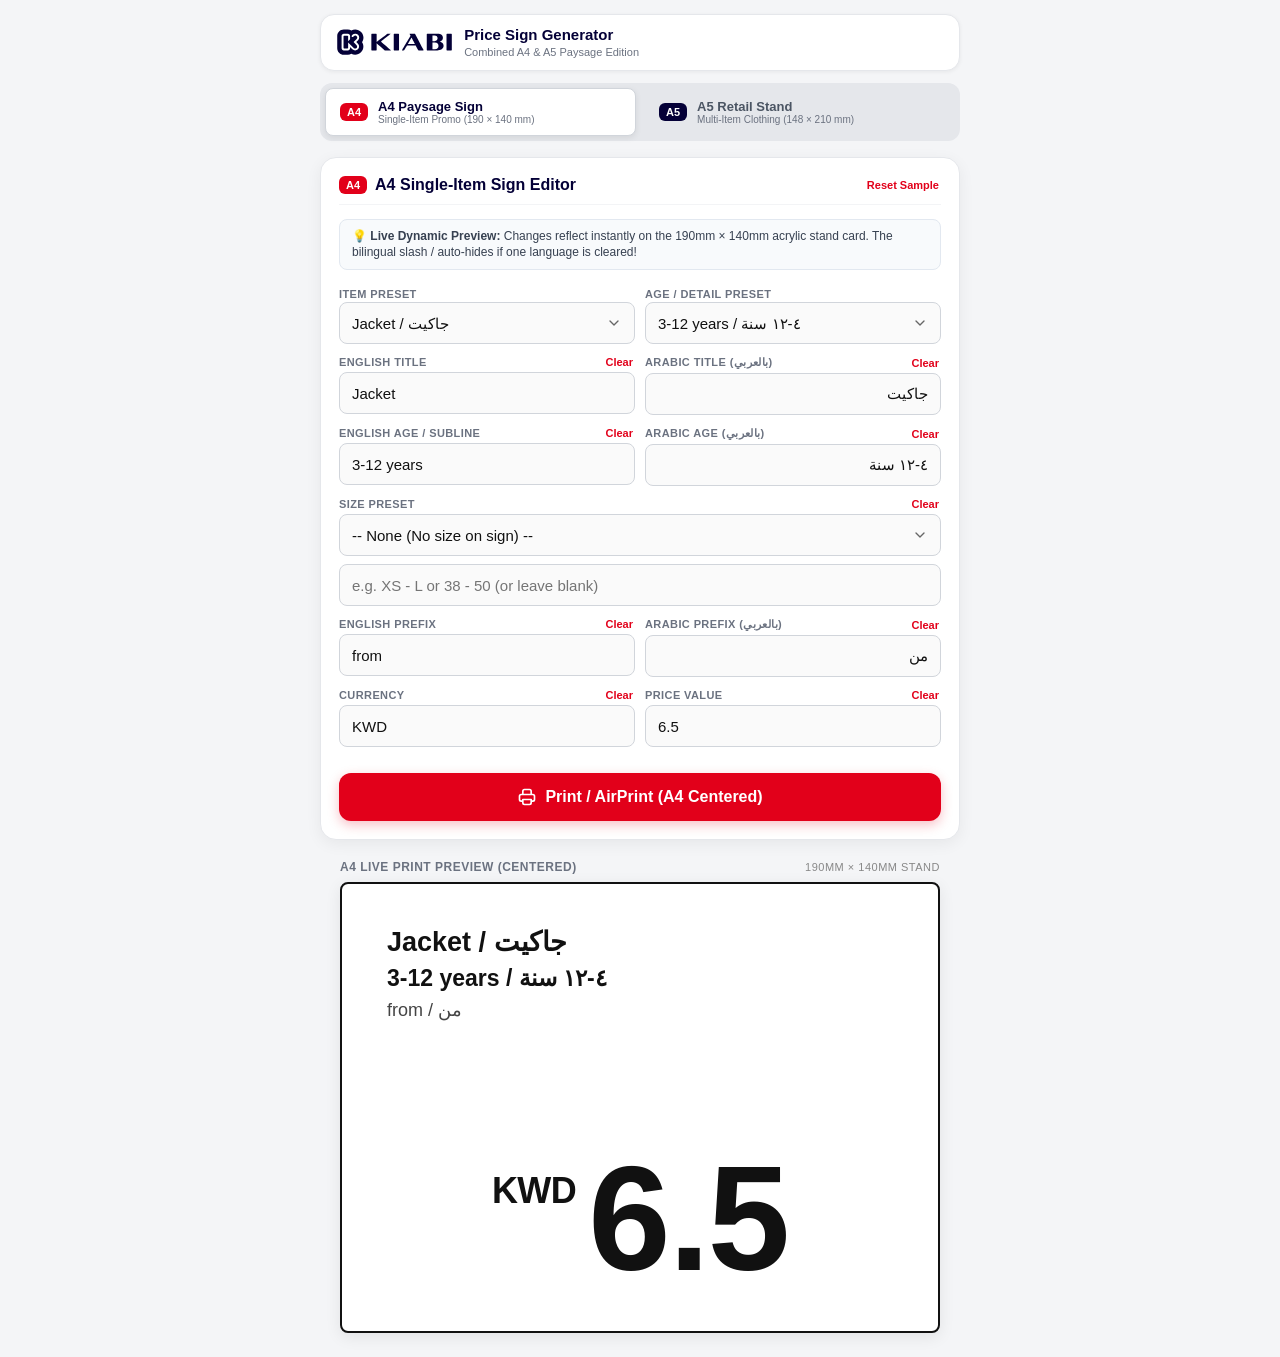
<file: public/kiabi-price-sign.html>
<!DOCTYPE html>
<html lang="en">
<head>
  <meta charset="UTF-8">
  <meta name="viewport" content="width=device-width, initial-scale=1.0, maximum-scale=1.0, user-scalable=no, viewport-fit=cover">
  <meta name="apple-mobile-web-app-capable" content="yes">
  <meta name="apple-mobile-web-app-status-bar-style" content="default">
  <meta name="apple-mobile-web-app-title" content="Kiabi Signs">
  <meta name="theme-color" content="#040037">
  <title>KIABI Price Sign Generator - A4 & A5 Paysage</title>
  <style>
    :root {
      --bg-color: #f4f5f7;
      --card-bg: #ffffff;
      --primary: #111111;
      --navy: #040037;
      --accent: #e2001a;
      --accent-hover: #b80015;
      --muted: #6b7280;
      --border: #d1d5db;
      --shadow: rgba(0, 0, 0, 0.06);
    }

    * {
      box-sizing: border-box;
      margin: 0;
      padding: 0;
      font-family: -apple-system, BlinkMacSystemFont, "SF Pro Text", "SF Pro Display", "Segoe UI", Roboto, Helvetica, Arial, sans-serif;
      -webkit-tap-highlight-color: transparent;
    }

    body {
      background-color: var(--bg-color);
      color: var(--primary);
      padding: calc(14px + env(safe-area-inset-top)) 14px calc(24px + env(safe-area-inset-bottom));
      min-height: 100vh;
    }

    .no-print {
      max-width: 640px;
      margin: 0 auto 20px;
    }

    /* Top Brand Navigation */
    .top-brand-header {
      background: #fff;
      border: 1px solid #e5e7eb;
      border-radius: 14px;
      padding: 12px 16px;
      margin-bottom: 12px;
      display: flex;
      align-items: center;
      justify-content: space-between;
      box-shadow: 0 1px 4px var(--shadow);
    }

    .brand-left {
      display: flex;
      align-items: center;
      gap: 12px;
    }

    .brand-logo svg {
      height: 26px;
      width: auto;
      display: block;
    }

    .brand-title-wrap h1 {
      font-size: 15px;
      font-weight: 800;
      color: var(--navy);
      line-height: 1.1;
    }

    .brand-title-wrap p {
      font-size: 11px;
      color: var(--muted);
      font-weight: 500;
      margin-top: 2px;
    }

    /* Mode Tabs Switcher */
    .mode-tab-bar {
      display: grid;
      grid-template-columns: 1fr 1fr;
      gap: 8px;
      background: #e5e7eb;
      padding: 5px;
      border-radius: 12px;
      margin-bottom: 16px;
    }

    .mode-tab-btn {
      display: flex;
      align-items: center;
      gap: 10px;
      padding: 10px 14px;
      border-radius: 8px;
      border: 1px solid transparent;
      background: transparent;
      font-size: 13px;
      font-weight: 700;
      color: #4b5563;
      cursor: pointer;
      text-align: left;
      transition: all 0.15s ease;
    }

    .mode-tab-btn.active {
      background: #fff;
      color: var(--navy);
      border-color: #d1d5db;
      box-shadow: 0 2px 6px rgba(0,0,0,0.08);
    }

    .badge-tab {
      padding: 3px 7px;
      border-radius: 6px;
      font-size: 11px;
      font-weight: 900;
      color: #fff;
    }

    .badge-a4 { background: #e2001a; }
    .badge-a5 { background: #040037; }

    .card {
      background: var(--card-bg);
      padding: 18px;
      border-radius: 16px;
      box-shadow: 0 4px 16px var(--shadow);
      margin-bottom: 16px;
      border: 1px solid #e5e7eb;
    }

    .card-header {
      display: flex;
      align-items: center;
      justify-content: space-between;
      margin-bottom: 14px;
      padding-bottom: 10px;
      border-bottom: 1px solid #f3f4f6;
    }

    .card-title {
      font-size: 16px;
      font-weight: 800;
      color: var(--navy);
      display: flex;
      align-items: center;
      gap: 8px;
    }

    .helper-hint {
      font-size: 12px;
      color: #374151;
      background: #f8fafc;
      border: 1px solid #e2e8f0;
      padding: 8px 12px;
      border-radius: 8px;
      margin-bottom: 14px;
      line-height: 1.4;
    }

    .form-group {
      margin-bottom: 12px;
    }

    .form-label-row {
      display: flex;
      justify-content: space-between;
      align-items: center;
      margin-bottom: 4px;
    }

    label {
      font-size: 11px;
      font-weight: 700;
      text-transform: uppercase;
      letter-spacing: 0.4px;
      color: var(--muted);
    }

    .clear-link {
      font-size: 11px;
      color: var(--accent);
      background: none;
      border: none;
      cursor: pointer;
      padding: 0 2px;
      font-weight: 600;
    }

    input, select {
      width: 100%;
      min-height: 42px;
      padding: 8px 12px;
      font-size: 15px;
      border: 1px solid var(--border);
      border-radius: 8px;
      background: #fafafa;
      color: var(--primary);
      -webkit-appearance: none;
      appearance: none;
      transition: border-color 0.15s ease, box-shadow 0.15s ease;
    }

    select {
      background-image: url("data:image/svg+xml,%3Csvg xmlns='http://www.w3.org/2000/svg' width='16' height='16' viewBox='0 0 24 24' fill='none' stroke='%23666' stroke-width='2' stroke-linecap='round' stroke-linejoin='round'%3E%3Cpolyline points='6 9 12 15 18 9'%3E%3C/polyline%3E%3C/svg%3E");
      background-repeat: no-repeat;
      background-position: right 12px center;
      padding-right: 36px;
    }

    input:focus, select:focus {
      outline: none;
      border-color: var(--navy);
      box-shadow: 0 0 0 3px rgba(4, 0, 55, 0.12);
      background: #fff;
    }

    .row {
      display: flex;
      gap: 10px;
    }

    .row > div {
      flex: 1;
    }

    .btn-print {
      width: 100%;
      min-height: 48px;
      padding: 14px;
      font-size: 16px;
      font-weight: 700;
      background: var(--accent);
      color: #fff;
      border: none;
      border-radius: 12px;
      cursor: pointer;
      box-shadow: 0 4px 12px rgba(226, 0, 26, 0.25);
      display: flex;
      align-items: center;
      justify-content: center;
      gap: 8px;
      margin-top: 14px;
      transition: transform 0.1s ease, background-color 0.15s ease;
    }

    .btn-print:active {
      transform: scale(0.98);
      background-color: var(--accent-hover);
    }

    .btn-print-navy {
      background: var(--navy);
      box-shadow: 0 4px 12px rgba(4, 0, 55, 0.25);
    }
    .btn-print-navy:active {
      background: #020020;
    }

    /* A4 Screen Preview (190mm x 140mm acrylic stand landscape) */
    .preview-wrapper {
      max-width: 600px;
      margin: 0 auto;
    }

    .preview-title {
      font-size: 12px;
      font-weight: 700;
      text-transform: uppercase;
      letter-spacing: 0.5px;
      margin-bottom: 8px;
      color: var(--muted);
      display: flex;
      align-items: center;
      justify-content: space-between;
    }

    .sign-container {
      width: 100%;
      aspect-ratio: 1.33 / 1;
      background: #ffffff;
      border: 2px solid #111111;
      border-radius: 8px;
      padding: 7% 7.5%;
      display: flex;
      flex-direction: column;
      justify-content: space-between;
      box-sizing: border-box;
      position: relative;
      box-shadow: 0 4px 16px rgba(0, 0, 0, 0.08);
      user-select: none;
    }

    .tag-header {
      display: flex;
      flex-direction: column;
      gap: 4px;
    }

    .tag-line {
      font-size: min(4.4vw, 27px);
      font-weight: 800;
      color: #111;
      line-height: 1.25;
    }

    .tag-subline {
      font-size: min(3.8vw, 23px);
      font-weight: 700;
      color: #111;
      line-height: 1.25;
    }

    .tag-size-line {
      font-size: min(3.3vw, 20px);
      font-weight: 700;
      color: #222;
      line-height: 1.25;
    }

    .tag-prefix {
      font-size: min(3vw, 18px);
      font-weight: 500;
      color: #444;
      margin-top: 2px;
      line-height: 1.25;
    }

    .tag-price-block {
      display: flex;
      align-items: flex-start;
      justify-content: center;
      margin-top: auto;
      gap: 12px;
      padding-bottom: 2%;
    }

    .tag-currency {
      font-size: min(5.5vw, 36px);
      font-weight: 900;
      color: #111;
      margin-top: min(1.5vw, 12px);
      letter-spacing: -0.5px;
    }

    .tag-price {
      font-size: min(24vw, 148px);
      font-weight: 900;
      line-height: 0.82;
      color: #111;
      letter-spacing: -2px;
    }

    /* A5 Screen Preview (148mm x 210mm acrylic stand portrait) */
    .preview-wrapper-a5 {
      margin: 16px auto;
      max-width: 440px;
    }

    .a5-stand-card {
      background: #fff;
      border: 2px solid #111;
      border-radius: 8px;
      padding: 24px 20px 16px;
      aspect-ratio: 1 / 1.42;
      display: flex;
      flex-direction: column;
      justify-content: space-between;
      box-shadow: 0 4px 14px rgba(0,0,0,0.08);
      user-select: none;
    }

    .a5-item-row {
      display: flex;
      justify-content: space-between;
      align-items: baseline;
      border-bottom: 1px solid #f3f4f6;
      padding-bottom: 10px;
      margin-bottom: 10px;
    }

    .a5-name {
      font-size: 18px;
      font-weight: 800;
      color: #111;
      display: flex;
      gap: 6px;
      align-items: baseline;
    }

    .a5-name .slash { color: #9ca3af; font-weight: 600; }

    .a5-pr {
      font-size: 24px;
      font-weight: 900;
      color: #111;
      display: flex;
      align-items: flex-start;
      gap: 3px;
    }

    .a5-curr {
      font-size: 11px;
      font-weight: 900;
      color: #374151;
      margin-top: 3px;
    }

    .kiabi-logo-bottom {
      display: flex;
      justify-content: center;
      align-items: center;
      margin-top: 16px;
    }

    .kiabi-logo-bottom svg {
      height: 32px;
      width: auto;
      display: block;
    }

    .a5-row-card {
      border: 1px solid #e5e7eb;
      border-radius: 8px;
      padding: 10px;
      margin-bottom: 10px;
      background: #fafafa;
    }

    .btn-add-item {
      width: 100%;
      height: 42px;
      border: 2px dashed #cbd5e1;
      background: #f8fafc;
      font-size: 13px;
      font-weight: 700;
      color: #334155;
      border-radius: 8px;
      cursor: pointer;
      margin-bottom: 12px;
      transition: all 0.15s ease;
    }
    .btn-add-item:hover {
      border-color: #94a3b8;
      background: #f1f5f9;
    }

    /* Print Layouts */
    @media print {
      @page {
        margin: 0;
      }

      html, body {
        width: 100% !important;
        height: 100% !important;
        margin: 0 !important;
        padding: 0 !important;
        background: #ffffff !important;
        display: flex !important;
        justify-content: center !important;
        align-items: center !important;
        -webkit-print-color-adjust: exact !important;
        print-color-adjust: exact !important;
      }

      .no-print {
        display: none !important;
      }

      /* When printing A4 mode: Hide A5 completely */
      body.mode-a4 .preview-wrapper-a5 {
        display: none !important;
      }
      body.mode-a4 .preview-wrapper {
        width: 100% !important;
        height: 100vh !important;
        display: flex !important;
        justify-content: center !important;
        align-items: center !important;
        margin: 0 !important;
      }
      body.mode-a4 .sign-container {
        width: 190mm !important;
        height: 140mm !important;
        border: 2.5px solid #000000 !important;
        border-radius: 0 !important;
        padding: 24mm 20mm 16mm 20mm !important;
        box-shadow: none !important;
        margin: auto !important;
        box-sizing: border-box !important;
        page-break-inside: avoid !important;
      }
      body.mode-a4 .tag-line { font-size: 34pt !important; }
      body.mode-a4 .tag-subline { font-size: 28pt !important; }
      body.mode-a4 .tag-size-line { font-size: 24pt !important; }
      body.mode-a4 .tag-prefix { font-size: 22pt !important; }
      body.mode-a4 .tag-currency { font-size: 42pt !important; margin-top: 14pt !important; }
      body.mode-a4 .tag-price { font-size: 165pt !important; }

      /* When printing A5 mode: Hide A4 completely */
      body.mode-a5 .preview-wrapper {
        display: none !important;
      }
      body.mode-a5 .preview-wrapper-a5 {
        width: 100% !important;
        height: 100vh !important;
        display: flex !important;
        justify-content: center !important;
        align-items: center !important;
        margin: 0 !important;
      }
      body.mode-a5 .a5-stand-card {
        width: 136mm !important;
        height: 196mm !important;
        border: 2px solid #000000 !important;
        border-radius: 0 !important;
        padding: 18mm 14mm 12mm 14mm !important;
        box-shadow: none !important;
        margin: auto !important;
        box-sizing: border-box !important;
        page-break-inside: avoid !important;
        display: flex !important;
        flex-direction: column !important;
        justify-content: space-between !important;
        background: #fff !important;
      }
      body.mode-a5 .a5-item-row {
        border-bottom: 1px solid #e5e7eb !important;
        padding-bottom: 8pt !important;
        margin-bottom: 8pt !important;
      }
      body.mode-a5 .a5-name { font-size: 20pt !important; font-weight: 800 !important; }
      body.mode-a5 .a5-pr { font-size: 26pt !important; font-weight: 900 !important; }
      body.mode-a5 .a5-curr { font-size: 12pt !important; }
      body.mode-a5 .kiabi-logo-bottom svg { height: 36px !important; }
    }
  </style>
</head>
<body class="mode-a4">
  <div class="no-print">
    <!-- Top Brand Header -->
    <div class="top-brand-header">
      <div class="brand-left">
        <div class="brand-logo">
          <svg viewBox="0 0 106.29 24" xmlns="http://www.w3.org/2000/svg" role="img" aria-label="KIABI">
            <g>
              <path fill="#040037" d="M72.24,4.87c-.3-.56-.63-.49-.93-.49h-3.94c-.33,0-.47-.03-.27.37.12.25.72,1.34.72,1.34.13.27.07.28-.04.47-.09.14-6.81,11.42-7.39,12.36-.47.74-.62.89.13.89h.92c.43,0,.49,0,.98-.81.26-.44,2.24-3.67,2.24-3.67h7.79c.22,0,.35.18.39.26.48.91,1.21,2.3,1.73,3.27.31.59.54.93.96.93h3.9c.74,0,.71,0,.14-1.04-.74-1.34-6.29-11.96-7.32-13.9M65.4,13.8l3.15-5.4c.29-.53.25-.42.47,0,.11.21,2.87,5.4,2.87,5.4h-6.49Z"/>
              <path fill="#040037" d="M49.33,4.38h-2.77c-2.14,1.66-2.21,1.69-9.96,7.59v-7.17c0-.24-.19-.43-.43-.43h-4.02c-.24,0-.43.19-.43.43v14.58c0,.23.19.43.43.43h4.02c.24,0,.43-.19.43-.43v-6.29c1.18,1.17,7.57,6.72,7.57,6.72h5.26c.4,0,.4-.21.06-.5-4.73-4.01-7.29-6.23-8.29-7.12-.45-.4-.68-.51-.34-.79.48-.39,8.3-6.51,8.51-6.73.21-.21-.04-.3-.04-.3"/>
              <path fill="#040037" d="M56.81,4.37h-3.98c-.25,0-.45.19-.45.43v14.58c0,.23.2.43.45.43h3.98c.25,0,.45-.19.45-.43V4.8c0-.24-.2-.43-.45-.43"/>
              <path fill="#040037" d="M105.53,4.37h-3.98c-.25,0-.45.19-.45.43v14.58c0,.23.2.43.45.43h3.98c.25,0,.45-.19.45-.43V4.8c0-.24-.2-.43-.45-.43"/>
              <path fill="#040037" d="M94.3,11.6c.68-.3,3.47-.54,3.47-3.63,0-3.55-3.88-3.53-4.77-3.61h-9.71c-.24,0-.43.21-.43.44v14.59c0,.24.19.41.43.41h8.7c1.41,0,6.29-.5,6.42-4.13.11-3.3-3.42-3.81-4.11-4.07M88.12,10.96v-4.94h1.94c1.94,0,2.79,1.24,2.79,2.61s-1.02,2.61-2.79,2.6h0s-.26,0-.26,0h-1.68v-.28ZM90.37,18.62h0s-.31.01-.31.01h-1.94v-6.06h2.25c2.32,0,3.34,1.44,3.34,3.03s-1.22,3.03-3.34,3.02"/>
            </g>
            <g>
              <path fill="#040037" d="M24.42,7.93c0-4.18-3.39-7.57-7.57-7.57-1.3,0-2.53.33-3.6.91-.92-.58-2.02-.91-3.19-.91h-3.82C2.91.36.21,3.06.21,6.39v11.4c0,3.33,2.7,6.03,6.03,6.03h3.82c1.15,0,2.22-.32,3.14-.88,1.06.56,2.27.88,3.55.88,4.2,0,7.6-3.4,7.6-7.6,0-1.51-.44-2.91-1.2-4.1.8-1.2,1.27-2.64,1.27-4.19Z"/>
              <path fill="#ffffff" d="M16.85,4.31c.06,0,.12,0,.18,0,.91.04,1.77.43,2.41,1.08,1.42,1.43,1.41,3.66-.01,5.08l-1.62,1.63h0l1.53,1.53c1.43,1.43,1.43,3.75,0,5.17-.71.71-1.65,1.07-2.58,1.07s-1.87-.36-2.58-1.07l-2.1-2.1v1.08c0,1.11-.9,2.01-2.01,2.01h-3.82c-1.11,0-2.01-.9-2.01-2.01V6.39c0-1.11.9-2.01,2.01-2.01h3.82c1.11,0,2.01.9,2.01,2.01v3.04l-1.8,1.8v-4.45c0-.33-.27-.6-.6-.6h-3.04c-.33,0-.6.27-.6.6v10.61c0,.33.27.6.6.6h3.04c.33,0,.6-.27.6-.6v-5.04l5.17,5.18c.36.36.84.54,1.31.54s.95-.18,1.31-.54c.72-.72.72-1.9,0-2.62l-2.8-2.81,2.9-2.9c.73-.73.73-1.82,0-2.55-.35-.35-.82-.54-1.31-.54-.01,0-.02,0-.03,0-.49,0-.96.22-1.3.57l-.55.55c-.18.18-.41.26-.64.26s-.46-.09-.64-.26c-.35-.35-.35-.92,0-1.27l.58-.58c.69-.69,1.61-1.07,2.58-1.07"/>
            </g>
          </svg>
        </div>
        <div class="brand-title-wrap">
          <h1>Price Sign Generator</h1>
          <p>Combined A4 & A5 Paysage Edition</p>
        </div>
      </div>
    </div>

    <!-- Mode Tabs Switcher -->
    <div class="mode-tab-bar">
      <button type="button" id="tabBtnA4" class="mode-tab-btn active" onclick="switchMode('a4')">
        <span class="badge-tab badge-a4">A4</span>
        <div>
          <div>A4 Paysage Sign</div>
          <div style="font-size:10px; font-weight:normal; color:#6b7280;">Single-Item Promo (190 × 140 mm)</div>
        </div>
      </button>
      <button type="button" id="tabBtnA5" class="mode-tab-btn" onclick="switchMode('a5')">
        <span class="badge-tab badge-a5">A5</span>
        <div>
          <div>A5 Retail Stand</div>
          <div style="font-size:10px; font-weight:normal; color:#6b7280;">Multi-Item Clothing (148 × 210 mm)</div>
        </div>
      </button>
    </div>

    <!-- A4 Section Editor -->
    <div id="sectionA4">
      <div class="card">
        <div class="card-header">
          <div class="card-title">
            <span class="badge-tab badge-a4">A4</span>
            <span>A4 Single-Item Sign Editor</span>
          </div>
          <button type="button" class="clear-link" onclick="resetA4Sample()">Reset Sample</button>
        </div>

        <div class="helper-hint">
          💡 <strong>Live Dynamic Preview:</strong> Changes reflect instantly on the 190mm × 140mm acrylic stand card. The bilingual slash <code>/</code> auto-hides if one language is cleared!
        </div>

        <!-- Presets -->
        <div class="row">
          <div class="form-group">
            <label for="presetSelect">Item Preset</label>
            <select id="presetSelect" onchange="applyPreset(this.value)">
              <option value="Jacket / جاكيت">Jacket / جاكيت</option>
              <option value="T-Shirt / تي شيرت">T-Shirt / تي شيرت</option>
              <option value="Dress / فستان">Dress / فستان</option>
              <option value="Jeans / جينز">Jeans / جينز</option>
              <option value="Trousers / بنطلون">Trousers / بنطلون</option>
              <option value="Pants / بنطلون">Pants / بنطلون</option>
              <option value="Sweatshirt / سويت شيرت">Sweatshirt / سويت شيرت</option>
              <option value="Sweater / كنزة">Sweater / كنزة</option>
              <option value="Shirt / قميص">Shirt / قميص</option>
              <option value="Shorts / شورت">Shorts / شورت</option>
              <option value="Pyjamas / ملابس نوم">Pyjamas / ملابس نوم</option>
              <option value="Leggings / ليجنز">Leggings / ليجنز</option>
              <option value="Bodysuit / بودي ثوب">Bodysuit / بودي ثوب</option>
              <option value="Shoes / أحذية">Shoes / أحذية</option>
            </select>
          </div>

          <div class="form-group">
            <label for="ageSelect">Age / Detail Preset</label>
            <select id="ageSelect" onchange="applyAge(this.value)">
              <option value="00-03 months|٠٠-٠٣ شهر">00-03 months / ٠٠-٠٣ شهر</option>
              <option value="0-3 months|٠-٣ أشهر">0-3 months / ٠-٣ أشهر</option>
              <option value="03-36 months|٠٣-٣٦ شهر">03-36 months / ٠٣-٣٦ شهر</option>
              <option value="3-12 years|٤-١٢ سنة" selected>3-12 years / ٤-١٢ سنة</option>
              <option value="custom">Custom Text...</option>
            </select>
          </div>
        </div>

        <!-- Titles -->
        <div class="row">
          <div class="form-group">
            <div class="form-label-row">
              <label for="engTitle">English Title</label>
              <button type="button" class="clear-link" onclick="clearField('engTitle')">Clear</button>
            </div>
            <input type="text" id="engTitle" value="Jacket" placeholder="e.g. Jacket">
          </div>
          <div class="form-group">
            <div class="form-label-row">
              <label for="araTitle">Arabic Title (بالعربي)</label>
              <button type="button" class="clear-link" onclick="clearField('araTitle')">Clear</button>
            </div>
            <input type="text" id="araTitle" value="جاكيت" placeholder="مثال: جاكيت" dir="rtl">
          </div>
        </div>

        <!-- Age Sublines -->
        <div class="row">
          <div class="form-group">
            <div class="form-label-row">
              <label for="engDetail">English Age / Subline</label>
              <button type="button" class="clear-link" onclick="clearField('engDetail')">Clear</button>
            </div>
            <input type="text" id="engDetail" value="3-12 years" placeholder="e.g. 3-12 years">
          </div>
          <div class="form-group">
            <div class="form-label-row">
              <label for="araDetail">Arabic Age (بالعربي)</label>
              <button type="button" class="clear-link" onclick="clearField('araDetail')">Clear</button>
            </div>
            <input type="text" id="araDetail" value="٤-١٢ سنة" placeholder="مثال: ٤-١٢ سنة" dir="rtl">
          </div>
        </div>

        <!-- Size -->
        <div class="form-group">
          <div class="form-label-row">
            <label for="sizePresetSelect">Size Preset</label>
            <button type="button" class="clear-link" onclick="clearSize()">Clear</button>
          </div>
          <select id="sizePresetSelect" onchange="applySizePreset(this.value)">
            <option value="">-- None (No size on sign) --</option>
            <optgroup label="Tops, Shirts & T-Shirts">
              <option value="XS - L">XS - L (Tops / Shirts)</option>
              <option value="XS - XXL">XS - XXL (Tops / Shirts)</option>
              <option value="34 - 42">34 - 42 (Tops / Shirts)</option>
              <option value="S - XL">S - XL</option>
            </optgroup>
            <optgroup label="Pants & Trousers">
              <option value="38 - 50">38 - 50 (Pants / Trousers)</option>
              <option value="32 - 42">32 - 42 (Pants / Trousers)</option>
              <option value="30 - 40">30 - 40 (Pants)</option>
              <option value="28 - 38">28 - 38 (Pants)</option>
            </optgroup>
            <optgroup label="Kids & Baby Sizes">
              <option value="68 - 98 cm">68 - 98 cm</option>
              <option value="104 - 152 cm">104 - 152 cm</option>
            </optgroup>
            <optgroup label="Custom">
              <option value="__custom__">Custom Size (Type below)...</option>
            </optgroup>
          </select>

          <div style="margin-top: 8px;">
            <input type="text" id="sizeVal" value="" placeholder="e.g. XS - L or 38 - 50 (or leave blank)">
          </div>
        </div>

        <!-- Prefix -->
        <div class="row">
          <div class="form-group">
            <div class="form-label-row">
              <label for="engPrefix">English Prefix</label>
              <button type="button" class="clear-link" onclick="clearField('engPrefix')">Clear</button>
            </div>
            <input type="text" id="engPrefix" value="from" placeholder="e.g. from">
          </div>
          <div class="form-group">
            <div class="form-label-row">
              <label for="araPrefix">Arabic Prefix (بالعربي)</label>
              <button type="button" class="clear-link" onclick="clearField('araPrefix')">Clear</button>
            </div>
            <input type="text" id="araPrefix" value="من" placeholder="مثال: من" dir="rtl">
          </div>
        </div>

        <!-- Currency & Price -->
        <div class="row">
          <div class="form-group">
            <div class="form-label-row">
              <label for="currencyInput">Currency</label>
              <button type="button" class="clear-link" onclick="clearField('currencyInput')">Clear</button>
            </div>
            <input type="text" id="currencyInput" value="KWD" placeholder="e.g. KWD, SAR, AED">
          </div>

          <div class="form-group">
            <div class="form-label-row">
              <label for="priceValue">Price Value</label>
              <button type="button" class="clear-link" onclick="clearField('priceValue')">Clear</button>
            </div>
            <input type="text" id="priceValue" value="6.5" placeholder="e.g. 6.5" inputmode="decimal">
          </div>
        </div>

        <button class="btn-print" type="button" onclick="triggerPrint('a4')">
          <svg width="20" height="20" fill="none" stroke="currentColor" stroke-width="2" viewBox="0 0 24 24">
            <path stroke-linecap="round" stroke-linejoin="round" d="M17 17h2a2 2 0 002-2v-4a2 2 0 00-2-2H5a2 2 0 00-2 2v4a2 2 0 002 2h2m2 4h6a2 2 0 002-2v-4H7v4a2 2 0 002 2zm8-12V5a2 2 0 00-2-2H9a2 2 0 00-2 2v4h10z" />
          </svg>
          Print / AirPrint (A4 Centered)
        </button>
      </div>
    </div>

    <!-- A5 Section Editor -->
    <div id="sectionA5" style="display:none;">
      <div class="card">
        <div class="card-header">
          <div class="card-title">
            <span class="badge-tab badge-a5">A5</span>
            <span>A5 Retail Price Stand Editor</span>
          </div>
          <button type="button" class="clear-link" onclick="resetA5ToPhoto()">Reset Sample</button>
        </div>

        <div class="helper-hint">
          💡 <strong>Multi-Item Retail Clothing Stand:</strong> Select items from the Kiabi clothing catalog — Arabic name auto-fills! Includes official Kiabi logo.
        </div>

        <div class="row">
          <div class="form-group">
            <label for="a5CurrencyInput">Store Currency</label>
            <input type="text" id="a5CurrencyInput" value="KWD" placeholder="e.g. KWD, SAR, AED" oninput="renderA5()">
          </div>
          <div class="form-group" style="display:flex; align-items:flex-end; padding-bottom:8px;">
            <label style="display:flex; align-items:center; gap:8px; cursor:pointer; font-size:12px; text-transform:none; font-weight:600;">
              <input type="checkbox" id="a5ShowLogo" checked onchange="toggleA5Logo(this.checked)" style="width:18px; min-height:18px;">
              <span>Show Official Kiabi Logo</span>
            </label>
          </div>
        </div>

        <div id="a5ItemsList"></div>

        <button type="button" class="btn-add-item" onclick="addA5Item()">+ Add Another Clothing Item Row</button>

        <button class="btn-print btn-print-navy" type="button" onclick="triggerPrint('a5')">
          <svg width="20" height="20" fill="none" stroke="currentColor" stroke-width="2" viewBox="0 0 24 24">
            <path stroke-linecap="round" stroke-linejoin="round" d="M17 17h2a2 2 0 002-2v-4a2 2 0 00-2-2H5a2 2 0 00-2 2v4a2 2 0 002 2h2m2 4h6a2 2 0 002-2v-4H7v4a2 2 0 002 2zm8-12V5a2 2 0 00-2-2H9a2 2 0 00-2 2v4h10z" />
          </svg>
          Print / AirPrint A5 Stand
        </button>
      </div>
    </div>
  </div>

  <!-- Live In-Store Sign Preview (A4) -->
  <div class="preview-wrapper" id="previewA4Wrap">
    <div class="preview-title no-print">
      <span>A4 Live Print Preview (Centered)</span>
      <span style="font-size: 11px; font-weight: 500; color: #888;">190mm × 140mm Stand</span>
    </div>

    <div class="sign-container" id="signContainer">
      <div class="tag-header">
        <!-- Line 1: Title -->
        <div class="tag-line" id="line1">
          <span id="outEngTitle">Jacket</span><span id="slash1"> / </span><span id="outAraTitle">جاكيت</span>
        </div>

        <!-- Line 2: Age / Subtitle -->
        <div class="tag-subline" id="line2">
          <span id="outEngDetail">3-12 years</span><span id="slash2"> / </span><span id="outAraDetail">٤-١٢ سنة</span>
        </div>

        <!-- Line Size -->
        <div class="tag-size-line" id="lineSize" style="display:none;">
          <span>Size / المقاس: </span><span id="outSizeVal"></span>
        </div>

        <!-- Line 3: Prefix -->
        <div class="tag-prefix" id="line3">
          <span id="outEngPrefix">from</span><span id="slash3"> / </span><span id="outAraPrefix">من</span>
        </div>
      </div>

      <!-- Price Block -->
      <div class="tag-price-block" id="linePrice">
        <span class="tag-currency" id="outCurrency">KWD</span>
        <span class="tag-price" id="outPrice">6.5</span>
      </div>
    </div>
  </div>

  <!-- Live A5 Stand Preview -->
  <div class="preview-wrapper-a5" id="previewA5Wrap" style="display:none;">
    <div class="preview-title no-print">
      <span>A5 Stand Preview</span>
      <span style="font-size: 11px; font-weight: 500; color: #888;">148 × 210 mm Stand</span>
    </div>
    <div class="a5-stand-card" id="a5StandCard">
      <div id="a5CardRows"></div>
      <div class="kiabi-logo-bottom" id="a5LogoBox">
        <svg viewBox="0 0 106.29 24" xmlns="http://www.w3.org/2000/svg" role="img" aria-label="KIABI">
          <g>
            <path fill="#040037" d="M72.24,4.87c-.3-.56-.63-.49-.93-.49h-3.94c-.33,0-.47-.03-.27.37.12.25.72,1.34.72,1.34.13.27.07.28-.04.47-.09.14-6.81,11.42-7.39,12.36-.47.74-.62.89.13.89h.92c.43,0,.49,0,.98-.81.26-.44,2.24-3.67,2.24-3.67h7.79c.22,0,.35.18.39.26.48.91,1.21,2.3,1.73,3.27.31.59.54.93.96.93h3.9c.74,0,.71,0,.14-1.04-.74-1.34-6.29-11.96-7.32-13.9M65.4,13.8l3.15-5.4c.29-.53.25-.42.47,0,.11.21,2.87,5.4,2.87,5.4h-6.49Z"/>
            <path fill="#040037" d="M49.33,4.38h-2.77c-2.14,1.66-2.21,1.69-9.96,7.59v-7.17c0-.24-.19-.43-.43-.43h-4.02c-.24,0-.43.19-.43.43v14.58c0,.23.19.43.43.43h4.02c.24,0,.43-.19.43-.43v-6.29c1.18,1.17,7.57,6.72,7.57,6.72h5.26c.4,0,.4-.21.06-.5-4.73-4.01-7.29-6.23-8.29-7.12-.45-.4-.68-.51-.34-.79.48-.39,8.3-6.51,8.51-6.73.21-.21-.04-.3-.04-.3"/>
            <path fill="#040037" d="M56.81,4.37h-3.98c-.25,0-.45.19-.45.43v14.58c0,.23.2.43.45.43h3.98c.25,0,.45-.19.45-.43V4.8c0-.24-.2-.43-.45-.43"/>
            <path fill="#040037" d="M105.53,4.37h-3.98c-.25,0-.45.19-.45.43v14.58c0,.23.2.43.45.43h3.98c.25,0,.45-.19.45-.43V4.8c0-.24-.2-.43-.45-.43"/>
            <path fill="#040037" d="M94.3,11.6c.68-.3,3.47-.54,3.47-3.63,0-3.55-3.88-3.53-4.77-3.61h-9.71c-.24,0-.43.21-.43.44v14.59c0,.24.19.41.43.41h8.7c1.41,0,6.29-.5,6.42-4.13.11-3.3-3.42-3.81-4.11-4.07M88.12,10.96v-4.94h1.94c1.94,0,2.79,1.24,2.79,2.61s-1.02,2.61-2.79,2.6h0s-.26,0-.26,0h-1.68v-.28ZM90.37,18.62h0s-.31.01-.31.01h-1.94v-6.06h2.25c2.32,0,3.34,1.44,3.34,3.03s-1.22,3.03-3.34,3.02"/>
          </g>
          <g>
            <path fill="#040037" d="M24.42,7.93c0-4.18-3.39-7.57-7.57-7.57-1.3,0-2.53.33-3.6.91-.92-.58-2.02-.91-3.19-.91h-3.82C2.91.36.21,3.06.21,6.39v11.4c0,3.33,2.7,6.03,6.03,6.03h3.82c1.15,0,2.22-.32,3.14-.88,1.06.56,2.27.88,3.55.88,4.2,0,7.6-3.4,7.6-7.6,0-1.51-.44-2.91-1.2-4.1.8-1.2,1.27-2.64,1.27-4.19Z"/>
            <path fill="#ffffff" d="M16.85,4.31c.06,0,.12,0,.18,0,.91.04,1.77.43,2.41,1.08,1.42,1.43,1.41,3.66-.01,5.08l-1.62,1.63h0l1.53,1.53c1.43,1.43,1.43,3.75,0,5.17-.71.71-1.65,1.07-2.58,1.07s-1.87-.36-2.58-1.07l-2.1-2.1v1.08c0,1.11-.9,2.01-2.01,2.01h-3.82c-1.11,0-2.01-.9-2.01-2.01V6.39c0-1.11.9-2.01,2.01-2.01h3.82c1.11,0,2.01.9,2.01,2.01v3.04l-1.8,1.8v-4.45c0-.33-.27-.6-.6-.6h-3.04c-.33,0-.6.27-.6.6v10.61c0,.33.27.6.6.6h3.04c.33,0,.6-.27.6-.6v-5.04l5.17,5.18c.36.36.84.54,1.31.54s.95-.18,1.31-.54c.72-.72.72-1.9,0-2.62l-2.8-2.81,2.9-2.9c.73-.73.73-1.82,0-2.55-.35-.35-.82-.54-1.31-.54-.01,0-.02,0-.03,0-.49,0-.96.22-1.3.57l-.55.55c-.18.18-.41.26-.64.26s-.46-.09-.64-.26c-.35-.35-.35-.92,0-1.27l.58-.58c.69-.69,1.61-1.07,2.58-1.07"/>
          </g>
        </svg>
      </div>
    </div>
  </div>

  <script>
    const el = id => document.getElementById(id);

    // Mode Switcher
    let currentMode = 'a4';
    function switchMode(mode) {
      currentMode = mode;
      document.body.classList.remove('mode-a4', 'mode-a5');
      document.body.classList.add(mode === 'a4' ? 'mode-a4' : 'mode-a5');

      el('tabBtnA4').classList.toggle('active', mode === 'a4');
      el('tabBtnA5').classList.toggle('active', mode === 'a5');

      el('sectionA4').style.display = mode === 'a4' ? 'block' : 'none';
      el('sectionA5').style.display = mode === 'a5' ? 'block' : 'none';

      el('previewA4Wrap').style.display = mode === 'a4' ? 'block' : 'none';
      el('previewA5Wrap').style.display = mode === 'a5' ? 'block' : 'none';
    }

    function triggerPrint(mode) {
      if (currentMode !== mode) {
        switchMode(mode);
      }
      setTimeout(() => {
        window.print();
      }, 50);
    }

    // --- A4 Logics ---
    function clearField(id) {
      const field = el(id);
      if (field) {
        field.value = '';
        updateA4Sign();
      }
    }

    function clearSize() {
      const sel = el('sizePresetSelect');
      const inp = el('sizeVal');
      if (sel) sel.value = '';
      if (inp) inp.value = '';
      updateA4Sign();
    }

    function resetA4Sample() {
      el('engTitle').value = 'Jacket';
      el('araTitle').value = 'جاكيت';
      el('engDetail').value = '3-12 years';
      el('araDetail').value = '٤-١٢ سنة';
      el('engPrefix').value = 'from';
      el('araPrefix').value = 'من';
      el('sizeVal').value = '';
      el('currencyInput').value = 'KWD';
      el('priceValue').value = '6.5';
      updateA4Sign();
    }

    function applyPreset(val) {
      if (!val) return;
      const parts = val.split('/').map(s => s.trim());
      el('engTitle').value = parts[0] || '';
      el('araTitle').value = parts[1] || '';
      updateA4Sign();
    }

    function applyAge(val) {
      if (val === 'custom') return;
      const parts = val.split('|');
      el('engDetail').value = parts[0] || '';
      el('araDetail').value = parts[1] || '';
      updateA4Sign();
    }

    function applySizePreset(val) {
      if (val === '__custom__') {
        el('sizeVal').focus();
        return;
      }
      el('sizeVal').value = val;
      updateA4Sign();
    }

    function updateA4Sign() {
      const enTitle = (el('engTitle').value || '').trim();
      const arTitle = (el('araTitle').value || '').trim();
      const enDetail = (el('engDetail').value || '').trim();
      const arDetail = (el('araDetail').value || '').trim();
      const enPref = (el('engPrefix').value || '').trim();
      const arPref = (el('araPrefix').value || '').trim();
      const sizeVal = (el('sizeVal').value || '').trim();
      const curr = (el('currencyInput').value || '').trim();
      const price = (el('priceValue').value || '').trim();

      // Line 1: Title
      if (!enTitle && !arTitle) {
        el('line1').style.display = 'none';
      } else {
        el('line1').style.display = 'block';
        el('outEngTitle').textContent = enTitle;
        el('outAraTitle').textContent = arTitle;
        el('slash1').style.display = (enTitle && arTitle) ? 'inline' : 'none';
      }

      // Line 2: Detail
      if (!enDetail && !arDetail) {
        el('line2').style.display = 'none';
      } else {
        el('line2').style.display = 'block';
        el('outEngDetail').textContent = enDetail;
        el('outAraDetail').textContent = arDetail;
        el('slash2').style.display = (enDetail && arDetail) ? 'inline' : 'none';
      }

      // Line Size
      if (!sizeVal) {
        el('lineSize').style.display = 'none';
      } else {
        el('lineSize').style.display = 'block';
        el('outSizeVal').textContent = sizeVal;
      }

      // Line 3: Prefix
      if (!enPref && !arPref) {
        el('line3').style.display = 'none';
      } else {
        el('line3').style.display = 'block';
        el('outEngPrefix').textContent = enPref;
        el('outAraPrefix').textContent = arPref;
        el('slash3').style.display = (enPref && arPref) ? 'inline' : 'none';
      }

      // Price
      el('outCurrency').textContent = curr;
      el('outCurrency').style.display = curr ? 'inline' : 'none';
      el('outPrice').textContent = price;
      el('outPrice').style.display = price ? 'inline' : 'none';
      el('linePrice').style.display = (!curr && !price) ? 'none' : 'flex';
    }

    // --- A5 Logics ---
    const A5_CATALOG = [
      { en: 'Sweater', ar: 'كنزة', cat: 'Tops & Knitwear' },
      { en: 'Trouser', ar: 'بنطلون', cat: 'Pants & Bottoms' },
      { en: 'T-Shirt', ar: 'تي شيرت', cat: 'Tops & Knitwear' },
      { en: 'Shoes', ar: 'أحذية', cat: 'Footwear' },
      { en: 'Shirt', ar: 'قميص', cat: 'Tops & Knitwear' },
      { en: 'Jeans', ar: 'جينز', cat: 'Pants & Bottoms' },
      { en: 'Pants', ar: 'بنطلون', cat: 'Pants & Bottoms' },
      { en: 'Jacket', ar: 'جاكيت', cat: 'Outwear' },
      { en: 'Coat', ar: 'معطف', cat: 'Outwear' },
      { en: 'Hoodie', ar: 'هودي', cat: 'Tops & Knitwear' },
      { en: 'Cardigan', ar: 'كارديجان', cat: 'Tops & Knitwear' },
      { en: 'Polo Shirt', ar: 'قميص بولو', cat: 'Tops & Knitwear' },
      { en: 'Vest', ar: 'سترة بدون أكمام', cat: 'Tops & Knitwear' },
      { en: 'Dress', ar: 'فستان', cat: 'Dresses & Skirts' },
      { en: 'Skirt', ar: 'تنورة', cat: 'Dresses & Skirts' },
      { en: 'Shorts', ar: 'شورت', cat: 'Pants & Bottoms' },
      { en: 'Leggings', ar: 'ليجنز', cat: 'Pants & Bottoms' },
      { en: 'Joggers', ar: 'بنطلون رياضي', cat: 'Pants & Bottoms' },
      { en: 'Sneakers', ar: 'حذاء رياضي', cat: 'Footwear' },
      { en: 'Boots', ar: 'حذاء طويل / بوت', cat: 'Footwear' },
      { en: 'Sandals', ar: 'صندل', cat: 'Footwear' },
      { en: 'Slippers', ar: 'شبشب', cat: 'Footwear' },
      { en: 'Pyjamas', ar: 'ملابس نوم', cat: 'Sleepwear' },
      { en: 'Underwear', ar: 'ملابس داخلية', cat: 'Basics' },
      { en: 'Bodysuit', ar: 'بودي ثوب', cat: 'Babywear' },
      { en: 'Socks', ar: 'جوارب', cat: 'Accessories' },
      { en: 'Belt', ar: 'حزام', cat: 'Accessories' },
      { en: 'Cap', ar: 'قبعة كاب', cat: 'Accessories' },
      { en: 'Hat', ar: 'قبعة', cat: 'Accessories' },
      { en: 'Scarf', ar: 'وشاح', cat: 'Accessories' },
      { en: 'Gloves', ar: 'قفازات', cat: 'Accessories' },
      { en: 'Bag', ar: 'حقيبة', cat: 'Accessories' }
    ];

    let a5Items = [
      { id: '1', engName: 'Sweater', araName: 'كنزة', price: '4.5' },
      { id: '2', engName: 'Trouser', araName: 'بنطلون', price: '6.0' },
      { id: '3', engName: 'T-Shirt', araName: 'تي شيرت', price: '2.5' },
      { id: '4', engName: 'Shoes', araName: 'أحذية', price: '6.5' }
    ];

    function resetA5ToPhoto() {
      a5Items = [
        { id: '1', engName: 'Sweater', araName: 'كنزة', price: '4.5' },
        { id: '2', engName: 'Trouser', araName: 'بنطلون', price: '6.0' },
        { id: '3', engName: 'T-Shirt', araName: 'تي شيرت', price: '2.5' },
        { id: '4', engName: 'Shoes', araName: 'أحذية', price: '6.5' }
      ];
      el('a5CurrencyInput').value = 'KWD';
      renderA5();
    }

    function addA5Item() {
      a5Items.push({
        id: String(Date.now()),
        engName: 'Shirt',
        araName: 'قميص',
        price: '3.5'
      });
      renderA5();
    }

    function removeA5Item(idx) {
      if (a5Items.length <= 1) return;
      a5Items.splice(idx, 1);
      renderA5();
    }

    function onSelectA5Catalog(idx, value) {
      const found = A5_CATALOG.find(c => c.en === value);
      if (found) {
        a5Items[idx].engName = found.en;
        a5Items[idx].araName = found.ar;
      }
      renderA5();
    }

    function toggleA5Logo(show) {
      const box = el('a5LogoBox');
      if (box) box.style.display = show ? 'flex' : 'none';
    }

    function renderA5() {
      const currency = el('a5CurrencyInput')?.value || 'KWD';
      const listEl = el('a5ItemsList');

      // Render Editor
      if (listEl) {
        listEl.innerHTML = a5Items.map((item, idx) => `
          <div class="a5-row-card">
            <div style="display:flex; justify-content:space-between; align-items:center; margin-bottom:6px;">
              <span style="font-size:11px; font-weight:800; color:#040037;">ITEM #${idx + 1}</span>
              ${a5Items.length > 1 ? `<button type="button" class="clear-link" onclick="removeA5Item(${idx})">✕ Remove</button>` : ''}
            </div>
            <div style="margin-bottom:6px;">
              <label style="font-size:10px;">Select from Retail Catalog (Auto-translates Arabic):</label>
              <select onchange="onSelectA5Catalog(${idx}, this.value)" style="width:100%; padding:6px; font-size:13px; border-radius:6px; border:1px solid #ccc; background:#fff;">
                <option value="">-- Choose retail item --</option>
                ${A5_CATALOG.map(c => `
                  <option value="${c.en}" ${c.en.toLowerCase() === item.engName.toLowerCase() ? 'selected' : ''}>
                    ${c.en} / ${c.ar} (${c.cat})
                  </option>
                `).join('')}
              </select>
            </div>
            <div class="row">
              <div class="form-group" style="margin-bottom:0;">
                <label style="font-size:10px;">English Name</label>
                <input type="text" value="${item.engName}" oninput="a5Items[${idx}].engName = this.value; renderA5Preview();" style="font-size:13px; padding:6px;">
              </div>
              <div class="form-group" style="margin-bottom:0;">
                <label style="font-size:10px;">Arabic Name (بالعربي)</label>
                <input type="text" dir="rtl" value="${item.araName}" oninput="a5Items[${idx}].araName = this.value; renderA5Preview();" style="font-size:13px; padding:6px;">
              </div>
            </div>
            <div class="form-group" style="margin-top:6px; margin-bottom:0;">
              <label style="font-size:10px;">Price (${currency})</label>
              <input type="text" inputmode="decimal" value="${item.price}" oninput="a5Items[${idx}].price = this.value; renderA5Preview();" style="font-size:14px; font-weight:bold; padding:6px; max-width:140px;">
            </div>
          </div>
        `).join('');
      }

      renderA5Preview();
    }

    function renderA5Preview() {
      const currency = el('a5CurrencyInput')?.value || 'KWD';
      const rowsEl = el('a5CardRows');
      if (!rowsEl) return;

      rowsEl.innerHTML = a5Items.map(item => `
        <div class="a5-item-row">
          <div class="a5-name">
            <span>${item.engName}</span>
            ${item.engName && item.araName ? '<span class="slash">/</span>' : ''}
            <span dir="rtl">${item.araName}</span>
          </div>
          <div class="a5-pr">
            <span class="a5-curr">${currency}</span>
            <span>${item.price}</span>
          </div>
        </div>
      `).join('');
    }

    // Attach listeners
    ['engTitle', 'araTitle', 'engDetail', 'araDetail', 'engPrefix', 'araPrefix', 'sizeVal', 'currencyInput', 'priceValue'].forEach(id => {
      const input = el(id);
      if (input) input.addEventListener('input', updateA4Sign);
    });

    // Initial setup
    updateA4Sign();
    renderA5();
  </script>
</body>
</html>
</file>
